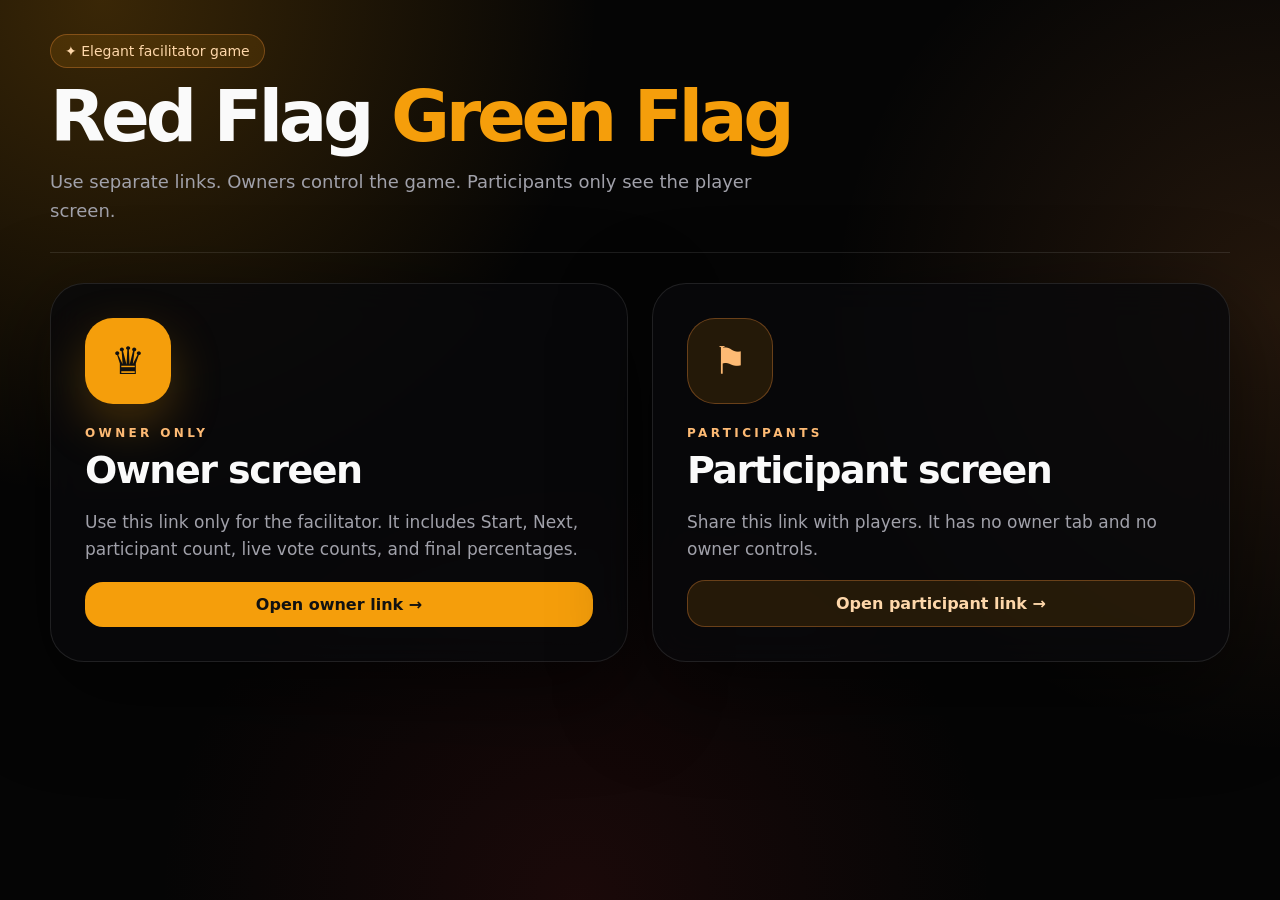
<file: index.html>
<!doctype html>
<html lang="en">
<head>
  <meta charset="UTF-8" />
  <meta name="viewport" content="width=device-width, initial-scale=1.0" />
  <title>Red Flag Green Flag Game</title>
  <meta name="description" content="Elegant red flag green flag facilitator game." />
  <link rel="stylesheet" href="styles.css" />
</head>
<body>
  <main class="shell">
    <header class="header">
      <div>
        <div class="eyebrow">✦ Elegant facilitator game</div>
        <h1>Red Flag <span>Green Flag</span></h1>
        <p class="subtitle">Use separate links. Owners control the game. Participants only see the player screen.</p>
      </div>
    </header>

    <section class="home-grid">
      <article class="home-card">
        <div>
          <div class="icon-tile play-tile">♛</div>
          <div class="label">Owner only</div>
          <h2>Owner screen</h2>
          <p>Use this link only for the facilitator. It includes Start, Next, participant count, live vote counts, and final percentages.</p>
        </div>
        <a class="nav-link primary" href="owner.html">Open owner link →</a>
      </article>

      <article class="home-card">
        <div>
          <div class="icon-tile">⚑</div>
          <div class="label">Participants</div>
          <h2>Participant screen</h2>
          <p>Share this link with players. It has no owner tab and no owner controls.</p>
        </div>
        <a class="nav-link" href="participant.html">Open participant link →</a>
      </article>
    </section>
  </main>
</body>
</html>
</file>
<file: styles.css>
/* Red Flag Green Flag - Elegant black + royal orange theme */
:root {
  --black: #050505;
  --panel: rgba(9, 9, 11, 0.82);
  --panel-2: rgba(24, 24, 27, 0.72);
  --border: rgba(255, 255, 255, 0.10);
  --muted: #a1a1aa;
  --text: #fafafa;
  --orange: #f59e0b;
  --orange-soft: rgba(245, 158, 11, 0.12);
  --orange-border: rgba(251, 146, 60, 0.32);
  --red: #ef4444;
  --green: #10b981;
  --shadow: 0 30px 90px rgba(0, 0, 0, 0.55);
  font-family: Inter, ui-sans-serif, system-ui, -apple-system, BlinkMacSystemFont, "Segoe UI", sans-serif;
}

* { box-sizing: border-box; }

body {
  margin: 0;
  min-height: 100vh;
  color: var(--text);
  background:
    radial-gradient(circle at 8% 0%, rgba(245, 158, 11, 0.22), transparent 31rem),
    radial-gradient(circle at 100% 34%, rgba(251, 146, 60, 0.13), transparent 28rem),
    radial-gradient(circle at 45% 100%, rgba(127, 29, 29, 0.18), transparent 26rem),
    var(--black);
  overflow-x: hidden;
}

a { color: inherit; }
button, input { font: inherit; }

.shell {
  width: min(1180px, calc(100% - 32px));
  margin: 0 auto;
  padding: 34px 0;
}

.header {
  display: flex;
  align-items: center;
  justify-content: space-between;
  gap: 24px;
  padding-bottom: 26px;
  border-bottom: 1px solid var(--border);
}

.eyebrow {
  display: inline-flex;
  align-items: center;
  gap: 8px;
  border: 1px solid var(--orange-border);
  background: var(--orange-soft);
  color: #fed7aa;
  padding: 8px 14px;
  border-radius: 999px;
  font-size: 14px;
  margin-bottom: 14px;
}

h1 {
  margin: 0;
  font-size: clamp(38px, 6vw, 72px);
  line-height: .95;
  letter-spacing: -0.06em;
}

h1 span, .orange { color: var(--orange); }

.subtitle {
  max-width: 730px;
  color: var(--muted);
  font-size: 18px;
  line-height: 1.6;
  margin: 18px 0 0;
}

.nav-card {
  display: flex;
  gap: 10px;
  flex-wrap: wrap;
  justify-content: flex-end;
}

.nav-link {
  display: inline-flex;
  justify-content: center;
  text-decoration: none;
  border: 1px solid var(--orange-border);
  color: #fed7aa;
  background: var(--orange-soft);
  padding: 13px 18px;
  border-radius: 18px;
  font-weight: 900;
  transition: 0.2s ease;
}

.nav-link.primary {
  background: var(--orange);
  color: #111;
  border: 0;
}

.nav-link:hover {
  transform: translateY(-1px);
  background: var(--orange);
  color: #111;
}

.grid {
  display: grid;
  grid-template-columns: 1.1fr 0.86fr;
  gap: 24px;
  padding-top: 30px;
}

.home-grid {
  display: grid;
  grid-template-columns: 1fr 1fr;
  gap: 24px;
  padding-top: 30px;
}

.panel, .side, .home-card {
  border: 1px solid var(--border);
  background: var(--panel);
  backdrop-filter: blur(18px);
  border-radius: 34px;
  box-shadow: var(--shadow);
  padding: clamp(22px, 3vw, 34px);
}

.home-card {
  min-height: 285px;
  display: flex;
  flex-direction: column;
  justify-content: space-between;
}

.home-card h2 {
  margin: 8px 0 0;
  font-size: 38px;
  letter-spacing: -0.04em;
}

.home-card p, .stage p, .note {
  color: var(--muted);
  line-height: 1.6;
  font-size: 17px;
}

.panel-top {
  display: flex;
  align-items: center;
  justify-content: space-between;
  gap: 16px;
  margin-bottom: 24px;
}

.label {
  text-transform: uppercase;
  letter-spacing: .28em;
  color: #fdba74;
  font-size: 12px;
  font-weight: 800;
}

h2 {
  margin: 8px 0 0;
  font-size: 34px;
  letter-spacing: -0.04em;
}

.count-box {
  border: 1px solid rgba(251,146,60,.25);
  background: var(--orange-soft);
  border-radius: 20px;
  padding: 13px 18px;
  text-align: right;
  min-width: 130px;
}

.count-box small { color: #fed7aa; font-size: 12px; }
.count-box strong { display: block; color: #fdba74; font-size: 36px; line-height: 1; margin-top: 5px; }

.stage {
  min-height: 405px;
  border: 1px solid var(--border);
  background: linear-gradient(135deg, rgba(39,39,42,.98), rgba(0,0,0,.95));
  border-radius: 28px;
  padding: 28px;
}

.center {
  display: flex;
  flex-direction: column;
  align-items: center;
  justify-content: center;
  text-align: center;
}

.icon-tile {
  width: 86px;
  height: 86px;
  border-radius: 28px;
  display: grid;
  place-items: center;
  background: var(--orange-soft);
  border: 1px solid var(--orange-border);
  color: #fdba74;
  font-size: 38px;
  margin-bottom: 22px;
}

.play-tile {
  background: var(--orange);
  color: #111;
  border: 0;
  box-shadow: 0 20px 50px rgba(245,158,11,.25);
}

.stage h3 {
  margin: 0;
  font-size: clamp(30px, 4vw, 48px);
  letter-spacing: -0.05em;
}

.primary-btn, .ghost-btn {
  width: 100%;
  display: inline-flex;
  align-items: center;
  justify-content: center;
  gap: 10px;
  cursor: pointer;
  border-radius: 20px;
  padding: 17px 22px;
  font-weight: 900;
  font-size: 18px;
  transition: 0.2s ease;
}

.primary-btn {
  background: var(--orange);
  color: #111;
  border: 0;
  margin-top: 30px;
}

.primary-btn:hover {
  background: #fbbf24;
  transform: translateY(-1px);
  box-shadow: 0 20px 50px rgba(245,158,11,.25);
}

.ghost-btn {
  margin-top: 22px;
  background: var(--orange-soft);
  color: #fed7aa;
  border: 1px solid var(--orange-border);
}

.ghost-btn:hover { background: var(--orange); color: #111; }

.round-row {
  display: flex;
  align-items: center;
  justify-content: space-between;
  gap: 12px;
  margin-bottom: 18px;
}

.pill {
  border-radius: 999px;
  background: rgba(255,255,255,.08);
  color: #d4d4d8;
  padding: 9px 14px;
  font-size: 14px;
}

.pill.orange {
  border: 1px solid var(--orange-border);
  background: var(--orange-soft);
  color: #fed7aa;
}

.statement {
  border: 1px solid rgba(251,146,60,.20);
  background: #030303;
  border-radius: 26px;
  padding: 26px;
  box-shadow: inset 0 1px 30px rgba(245,158,11,.06);
}

.statement h3 {
  margin-top: 12px;
  font-size: clamp(25px, 3vw, 36px);
  line-height: 1.15;
}

.vote-grid, .result-grid {
  display: grid;
  grid-template-columns: 1fr 1fr;
  gap: 16px;
  margin-top: 20px;
}

.flag-btn, .metric, .result-card, .info-row, .join-card, .share-box, .config-warning {
  border: 1px solid var(--border);
  background: rgba(255,255,255,.035);
  border-radius: 24px;
  padding: 20px;
}

.flag-btn {
  text-align: left;
  color: white;
  cursor: pointer;
  transition: .2s ease;
  min-height: 170px;
}

.flag-btn:hover:not(:disabled) {
  border-color: rgba(251,146,60,.45);
  background: var(--orange-soft);
  transform: translateY(-2px);
}

.flag-btn:disabled { cursor: not-allowed; opacity: .72; }
.flag-btn.selected-red { border-color: rgba(248,113,113,.65); background: rgba(239,68,68,.18); box-shadow: 0 20px 50px rgba(127,29,29,.22); opacity: 1; }
.flag-btn.selected-green { border-color: rgba(52,211,153,.65); background: rgba(16,185,129,.18); box-shadow: 0 20px 50px rgba(6,95,70,.22); opacity: 1; }

.flag-icon {
  width: 55px;
  height: 55px;
  display: grid;
  place-items: center;
  border-radius: 18px;
  margin-bottom: 16px;
  font-size: 27px;
}

.red .flag-icon { color: #fca5a5; background: rgba(239,68,68,.14); }
.green .flag-icon { color: #6ee7b7; background: rgba(16,185,129,.14); }
.flag-btn strong { display: block; font-size: 25px; }
.flag-btn small { display: block; color: var(--muted); margin-top: 8px; line-height: 1.5; }

.bar { height: 12px; background: rgba(255,255,255,.10); border-radius: 999px; overflow: hidden; margin-top: 12px; }
.bar div { height: 100%; border-radius: 999px; transition: width .25s ease; }
.bar .red-fill { background: var(--red); }
.bar .green-fill { background: var(--green); }
.metric-top { display: flex; justify-content: space-between; align-items: center; font-weight: 800; }
.metric-top strong { font-size: 29px; }

.join-card { margin-bottom: 22px; }
.join-card label { display: block; color: var(--muted); font-size: 14px; margin-bottom: 9px; }
.join-row { display: flex; gap: 10px; }
input {
  min-width: 0;
  flex: 1;
  border-radius: 18px;
  border: 1px solid var(--border);
  outline: 0;
  color: white;
  background: black;
  padding: 14px 16px;
}
input:focus { border-color: rgba(251,146,60,.45); box-shadow: 0 0 0 4px rgba(245,158,11,.15); }
.join-row button { border: 0; border-radius: 18px; background: var(--orange); color: #111; font-weight: 900; padding: 0 18px; cursor: pointer; }

.notice, .config-warning {
  margin-top: 18px;
  border: 1px solid rgba(251,146,60,.20);
  background: var(--orange-soft);
  color: #ffedd5;
  padding: 14px;
  border-radius: 20px;
  text-align: center;
}

.result-card.red { border-color: rgba(248,113,113,.22); background: rgba(239,68,68,.10); }
.result-card.green { border-color: rgba(52,211,153,.22); background: rgba(16,185,129,.10); }
.percent { font-size: clamp(52px, 7vw, 82px); line-height: 1; font-weight: 1000; letter-spacing: -0.08em; margin: 12px 0; }
.red .percent { color: #fca5a5; }
.green .percent { color: #6ee7b7; }

.side-title { display: flex; gap: 14px; align-items: center; margin-bottom: 22px; }
.side h3 { margin: 0; font-size: 22px; }
.side-icon { width: 52px; height: 52px; border-radius: 18px; display: grid; place-items: center; color: #fdba74; background: var(--orange-soft); }
.info { display: grid; gap: 13px; }
.info-row { display: flex; justify-content: space-between; gap: 14px; align-items: center; padding: 16px 18px; background: rgba(0,0,0,.30); }
.info-row span:first-child { color: #8b8b94; }
.info-row span:last-child { font-weight: 900; }
.note, .share-box { margin-top: 24px; border: 1px solid var(--orange-border); background: rgba(0,0,0,.35); }
.share-box code { display: block; margin-top: 10px; color: #fed7aa; overflow-wrap: anywhere; }
.hidden { display: none !important; }

@media (max-width: 900px) {
  .header, .grid, .home-grid { grid-template-columns: 1fr; display: grid; }
  .nav-card { justify-content: flex-start; }
  .vote-grid, .result-grid { grid-template-columns: 1fr; }
  .round-row { flex-direction: column; align-items: flex-start; }
}
</file>
